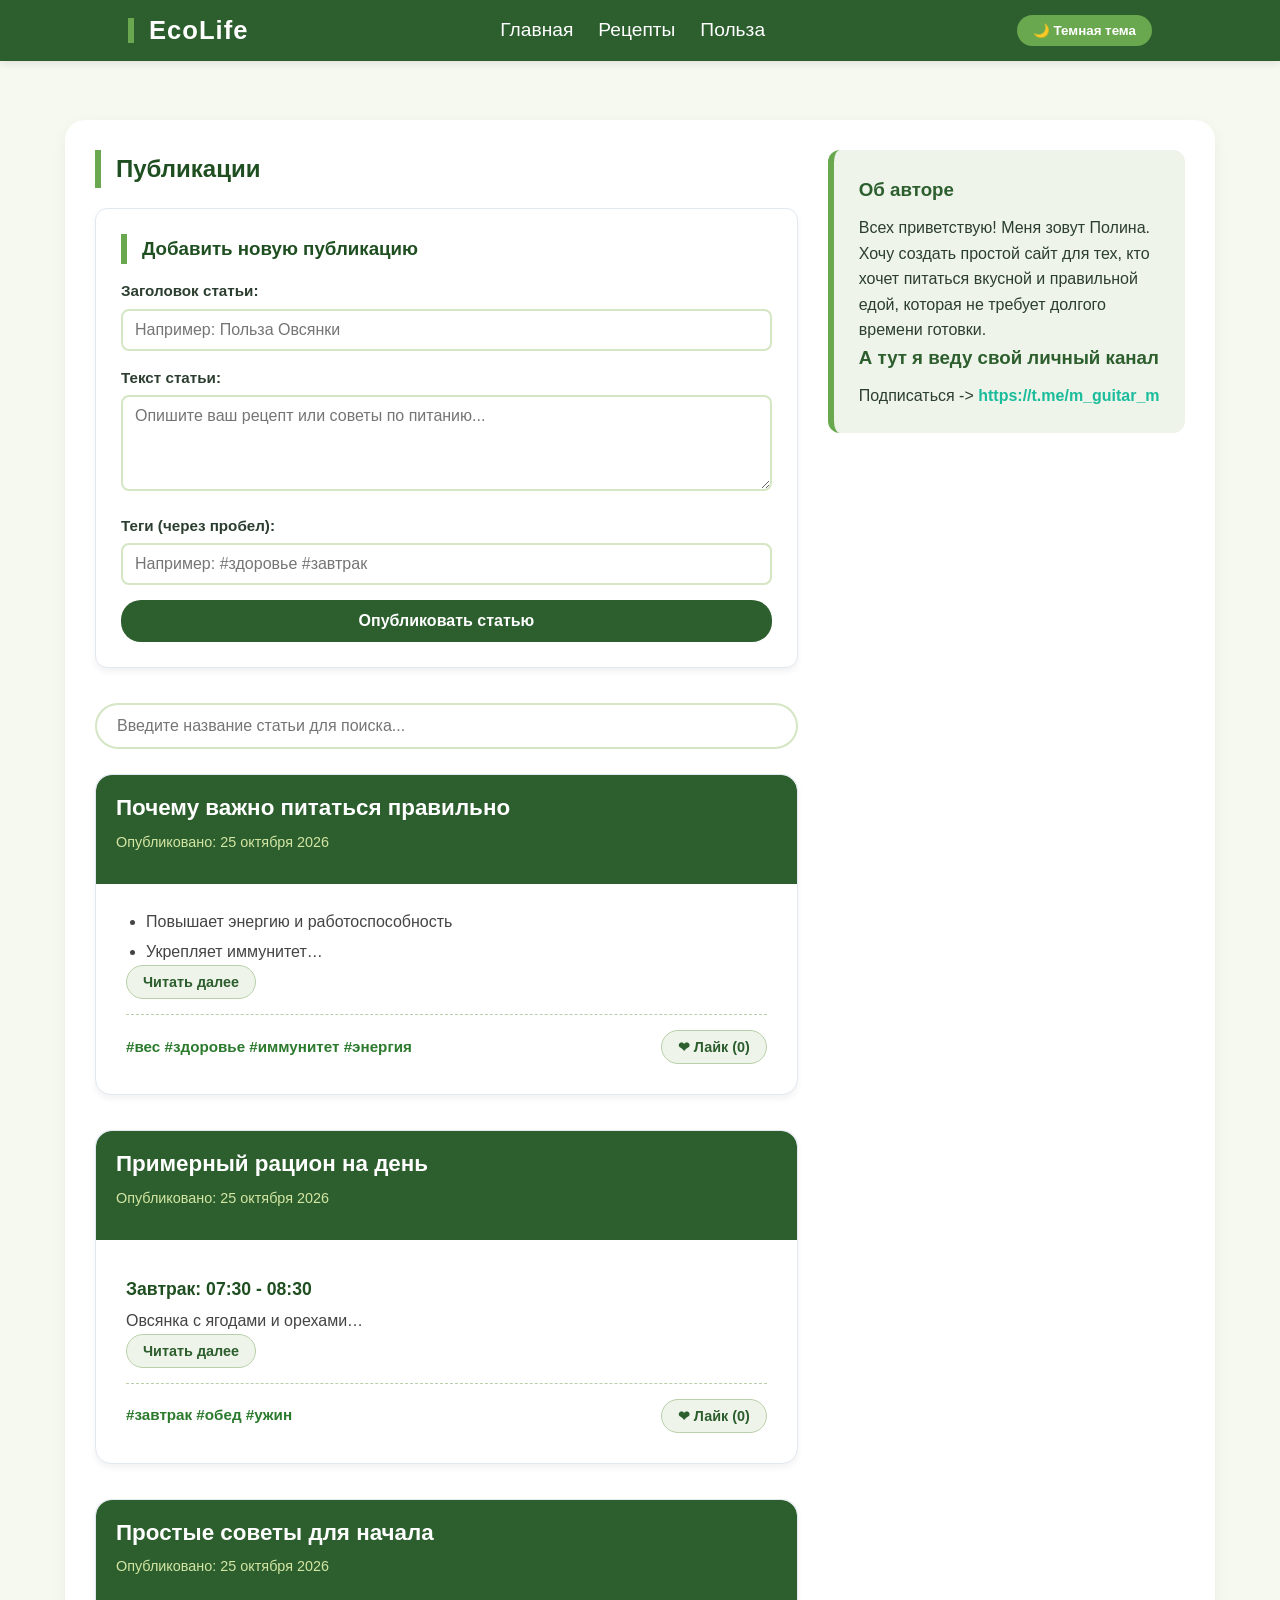
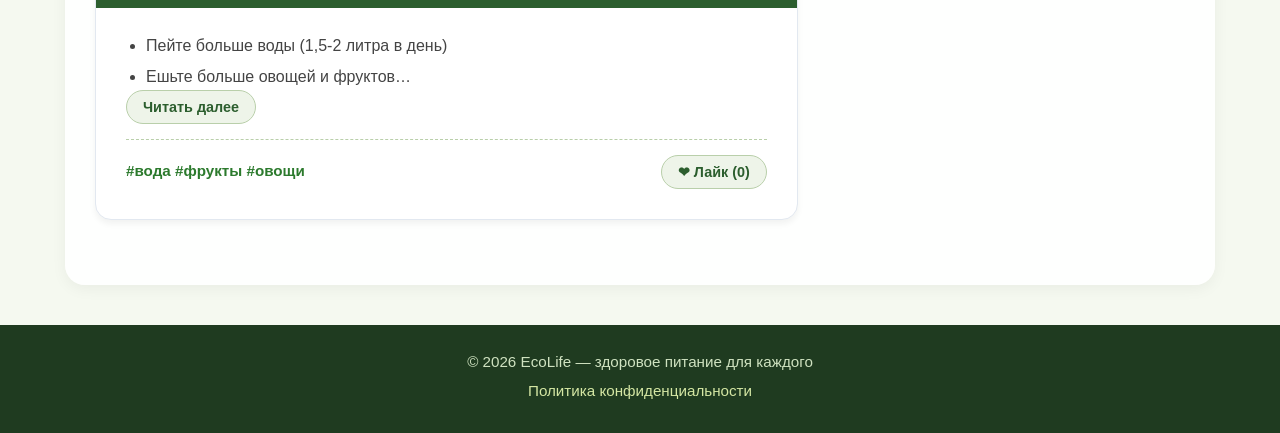
<file: index.html>
<!DOCTYPE html>
<html lang="ru">
<head>
    <meta charset="UTF-8">
    <meta name="viewport" content="width=device-width, initial-scale=1.0">
    <title>EcoLife — Здоровое питание и рецепты</title>
    <!-- Подключаем внешний файл стилей -->
    <link rel="stylesheet" href="style.css">
</head>
<body>

    <!-- УЛУЧШЕННАЯ ШАПКА -->
    <header>
        <h1>EcoLife</h1>
        <nav>
            <ul>
                <li><a href="index.html">Главная</a></li>
                <li><a href="recipes.html">Рецепты</a></li>
                <li><a href="index.html#about">Польза</a></li>
            </ul>
        </nav>
        <button class="theme-btn" id="themeBtn">🌙 Темная тема</button>
    </header>

    <!-- Основное содержимое страницы -->
    <main>

        <!-- Крупный логический раздел: Список статей -->
        <section id="articles">
            <h2>Публикации</h2>
            
            <!-- === ФОРМА ДОБАВЛЕНИЯ НОВОЙ СТАТЬИ (ПР7) === -->
            <form id="addArticleForm" class="article-form">
                <h3>Добавить новую публикацию</h3>
                
                <div class="form-group">
                    <label for="postTitle">Заголовок статьи:</label>
                    <input type="text" id="postTitle" required placeholder="Например: Польза Овсянки">
                </div>
                
                <div class="form-group">
                    <label for="postText">Текст статьи:</label>
                    <textarea id="postText" rows="4" required placeholder="Опишите ваш рецепт или советы по питанию..."></textarea>
                </div>
                
                <div class="form-group">
                    <label for="postTags">Теги (через пробел):</label>
                    <input type="text" id="postTags" placeholder="Например: #здоровье #завтрак">
                </div>
                
                <button type="submit" class="submit-btn">Опубликовать статью</button>
            </form>
            <!-- ============================================ -->

            <!-- Поле живого поиска -->
            <div class="search-container">
                <input type="text" id="searchInput" placeholder="Введите название статьи для поиска..." aria-label="Поиск по статьям">
            </div>
            
            <!-- В этот пустой контейнер JavaScript будет вставлять наши статьи -->
            <div id="postsContainer"></div>
        </section>

        <!-- Боковая панель (Дополнительный контент) -->
        <aside id="about">
            <h3>Об авторе</h3>
            <p>Всех приветствую! Меня зовут Полина. Хочу создать простой сайт для тех, кто хочет питаться вкусной и правильной едой, которая не требует долгого времени готовки.</p>
            
            <h3>А тут я веду свой личный канал</h3>
            <p>
                Подписаться -> 
                <a href="https://t.me/m_guitar_m" target="_blank" class="tg-link">https://t.me/m_guitar_m</a>
            </p>
        </aside>

    </main>

    <!-- Подвал сайта -->
    <footer>
        <p>© 2026 EcoLife — здоровое питание для каждого</p>
        <p><a href="#privacy">Политика конфиденциальности</a></p>
    </footer>

    <script src="script.js"></script>
</body>
</html>
</file>
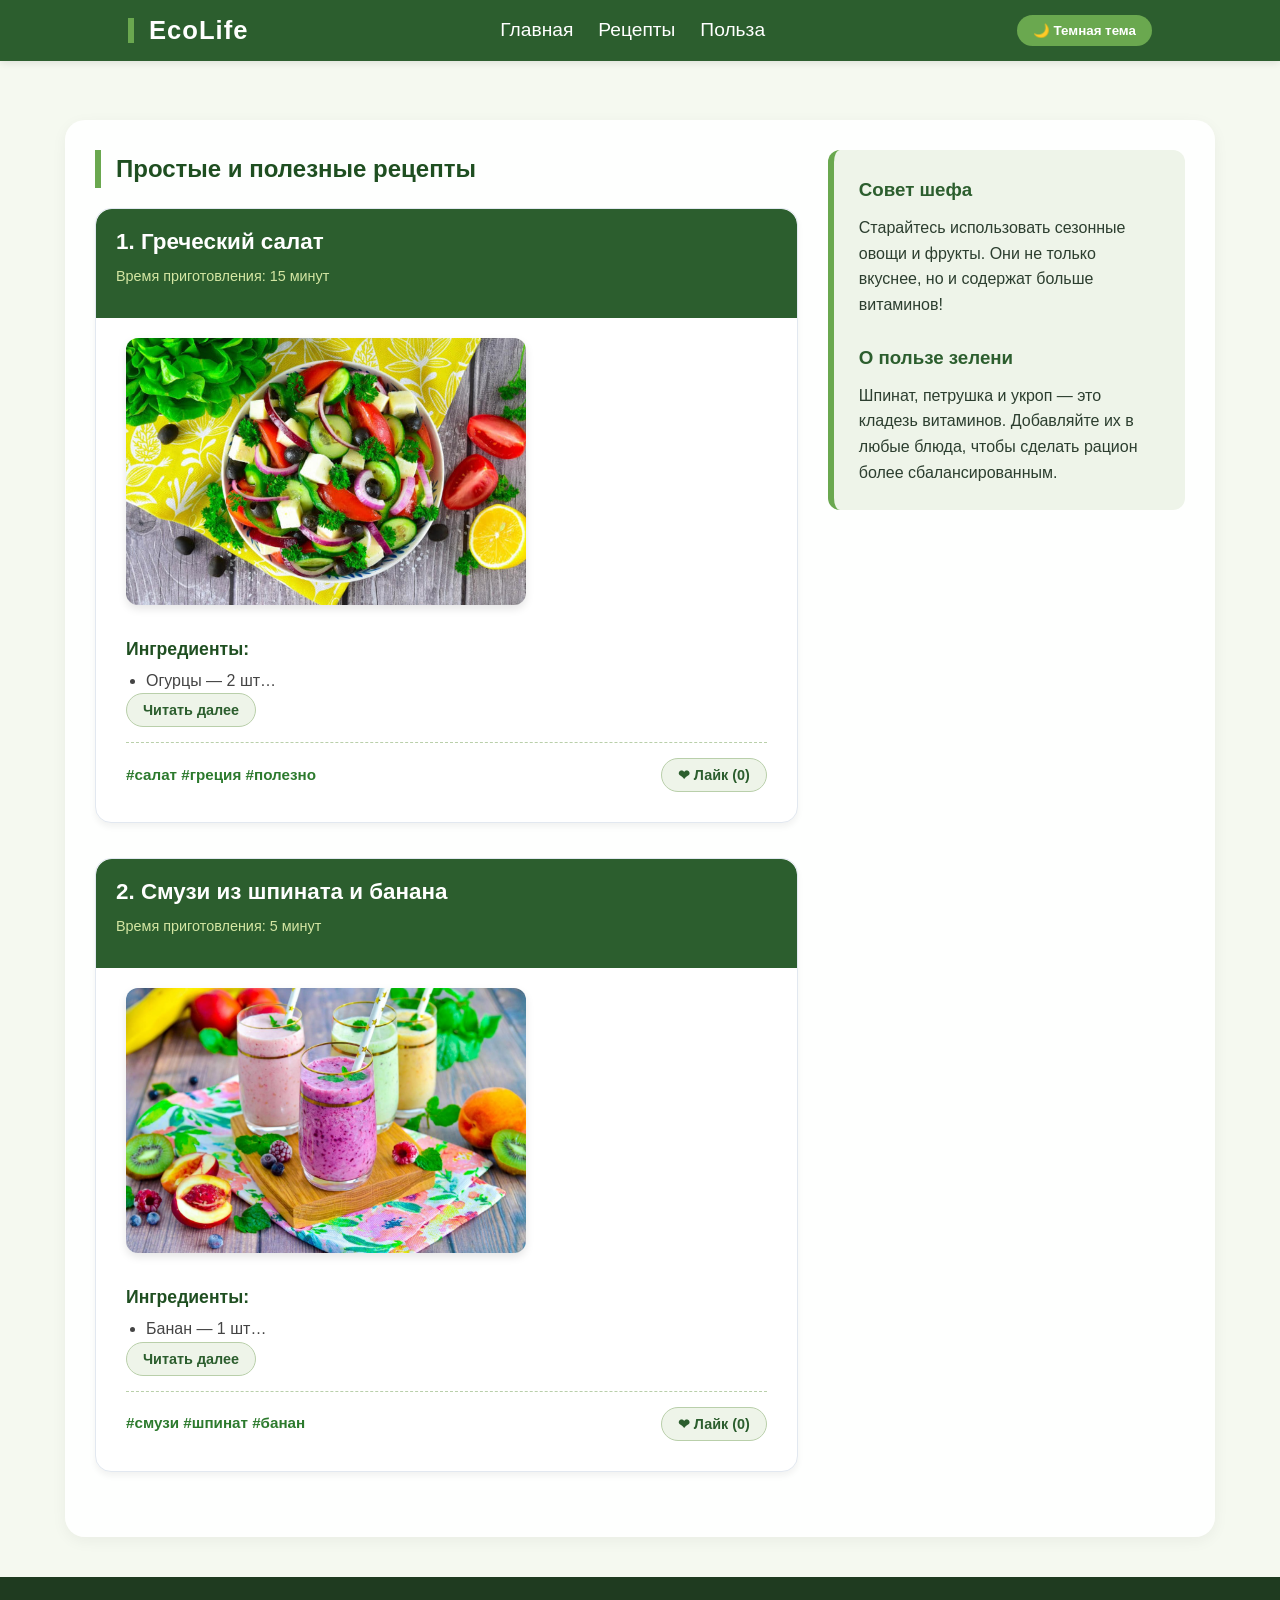
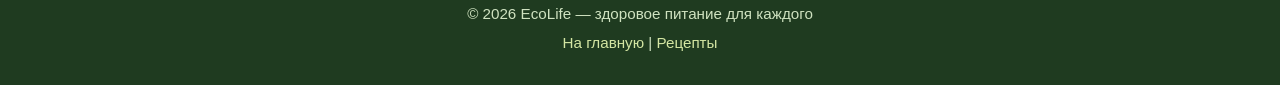
<file: recipes.html>
<!DOCTYPE html>
<html lang="ru">
<head>
    <meta charset="UTF-8">
    <meta name="viewport" content="width=device-width, initial-scale=1.0">
    <title>EcoLife — Полезные рецепты</title>
    <!-- Подключаем ваш основной файл стилей -->
    <link rel="stylesheet" href="style.css">
</head>
<body>

    <!-- Шапка сайта (такая же, как на главной) -->
    <header>
        <h1>EcoLife</h1>
        <nav>
            <ul>
                <li><a href="index.html">Главная</a></li>
                <li><a href="recipes.html">Рецепты</a></li>
                <li><a href="index.html#about">Польза</a></li>
            </ul>
        </nav>
        <!-- Кнопка переключения темы -->
        <button class="theme-btn" id="themeBtn">🌙 Темная тема</button>
    </header>

    <!-- Основное содержимое страницы -->
    <main>

        <!-- Левая колонка: Рецепты -->
        <section id="recipes-section">
            <h2>Простые и полезные рецепты</h2>

            <!-- РЕЦЕПТ 1 -->
            <article>
                <header>
                    <h3>1. Греческий салат</h3>
                    <p>Время приготовления: 15 минут</p>
                </header>
                
                <!-- Картинка из папки img -->
                <img src="img/salad.jpg" alt="Греческий салат" class="recipe-img">
                
                <!-- Текст, который сворачивается -->
                <div class="article-text short">
                    <h4>Ингредиенты:</h4>
                    <ul>
                        <li>Огурцы — 2 шт</li>
                        <li>Помидоры — 2 шт</li>
                        <li>Болгарский перец — 1 шт</li>
                        <li>Фета — 100 г</li>
                        <li>Маслины — 50 г</li>
                        <li>Оливковое масло, соль, орегано</li>
                    </ul>
                    <h4>Приготовление:</h4>
                    <p>Нарежьте овощи крупными кусками, добавьте фету и маслины, заправьте маслом и посыпьте орегано.</p>
                </div>
                
                <!-- Кнопка для сворачивания/разворачивания -->
                <button class="read-more-btn">Читать далее</button>
                
                <footer>
                    <p>#салат #греция #полезно</p>
                    <button class="like-btn">❤ Лайк (<span class="likecount">0</span>)</button>
                </footer>
            </article>

            <!-- РЕЦЕПТ 2 -->
            <article>
                <header>
                    <h3>2. Смузи из шпината и банана</h3>
                    <p>Время приготовления: 5 минут</p>
                </header>
                
                <!-- Картинка из папки img -->
                <img src="img/smoothie.jpg" alt="Зеленый смузи" class="recipe-img">
                
                <div class="article-text short">
                    <h4>Ингредиенты:</h4>
                    <ul>
                        <li>Банан — 1 шт</li>
                        <li>Шпинат свежий — горсть</li>
                        <li>Йогурт натуральный — 150 мл</li>
                        <li>Мёд — 1 ч. ложка</li>
                    </ul>
                    <h4>Приготовление:</h4>
                    <p>Смешайте все ингредиенты в блендере до однородности. Отличный перекус!</p>
                </div>
                
                <button class="read-more-btn">Читать далее</button>
                
                <footer>
                    <p>#смузи #шпинат #банан</p>
                    <button class="like-btn">❤ Лайк (<span class="likecount">0</span>)</button>
                </footer>
            </article>

        </section>

        <!-- Правая колонка (Сайдбар) -->
        <aside id="about">
            <h3>Совет шефа</h3>
            <p>Старайтесь использовать сезонные овощи и фрукты. Они не только вкуснее, но и содержат больше витаминов!</p>
            <br>
            <h3>О пользе зелени</h3>
            <p>Шпинат, петрушка и укроп — это кладезь витаминов. Добавляйте их в любые блюда, чтобы сделать рацион более сбалансированным.</p>
        </aside>

    </main>

    <!-- Подвал сайта -->
    <footer>
        <p>© 2026 EcoLife — здоровое питание для каждого</p>
        <p><a href="index.html">На главную</a> | <a href="recipes.html">Рецепты</a></p>
    </footer>

    <!-- Подключаем скрипт для работы кнопок -->
    <script src="script.js"></script>
</body>
</html>
</file>
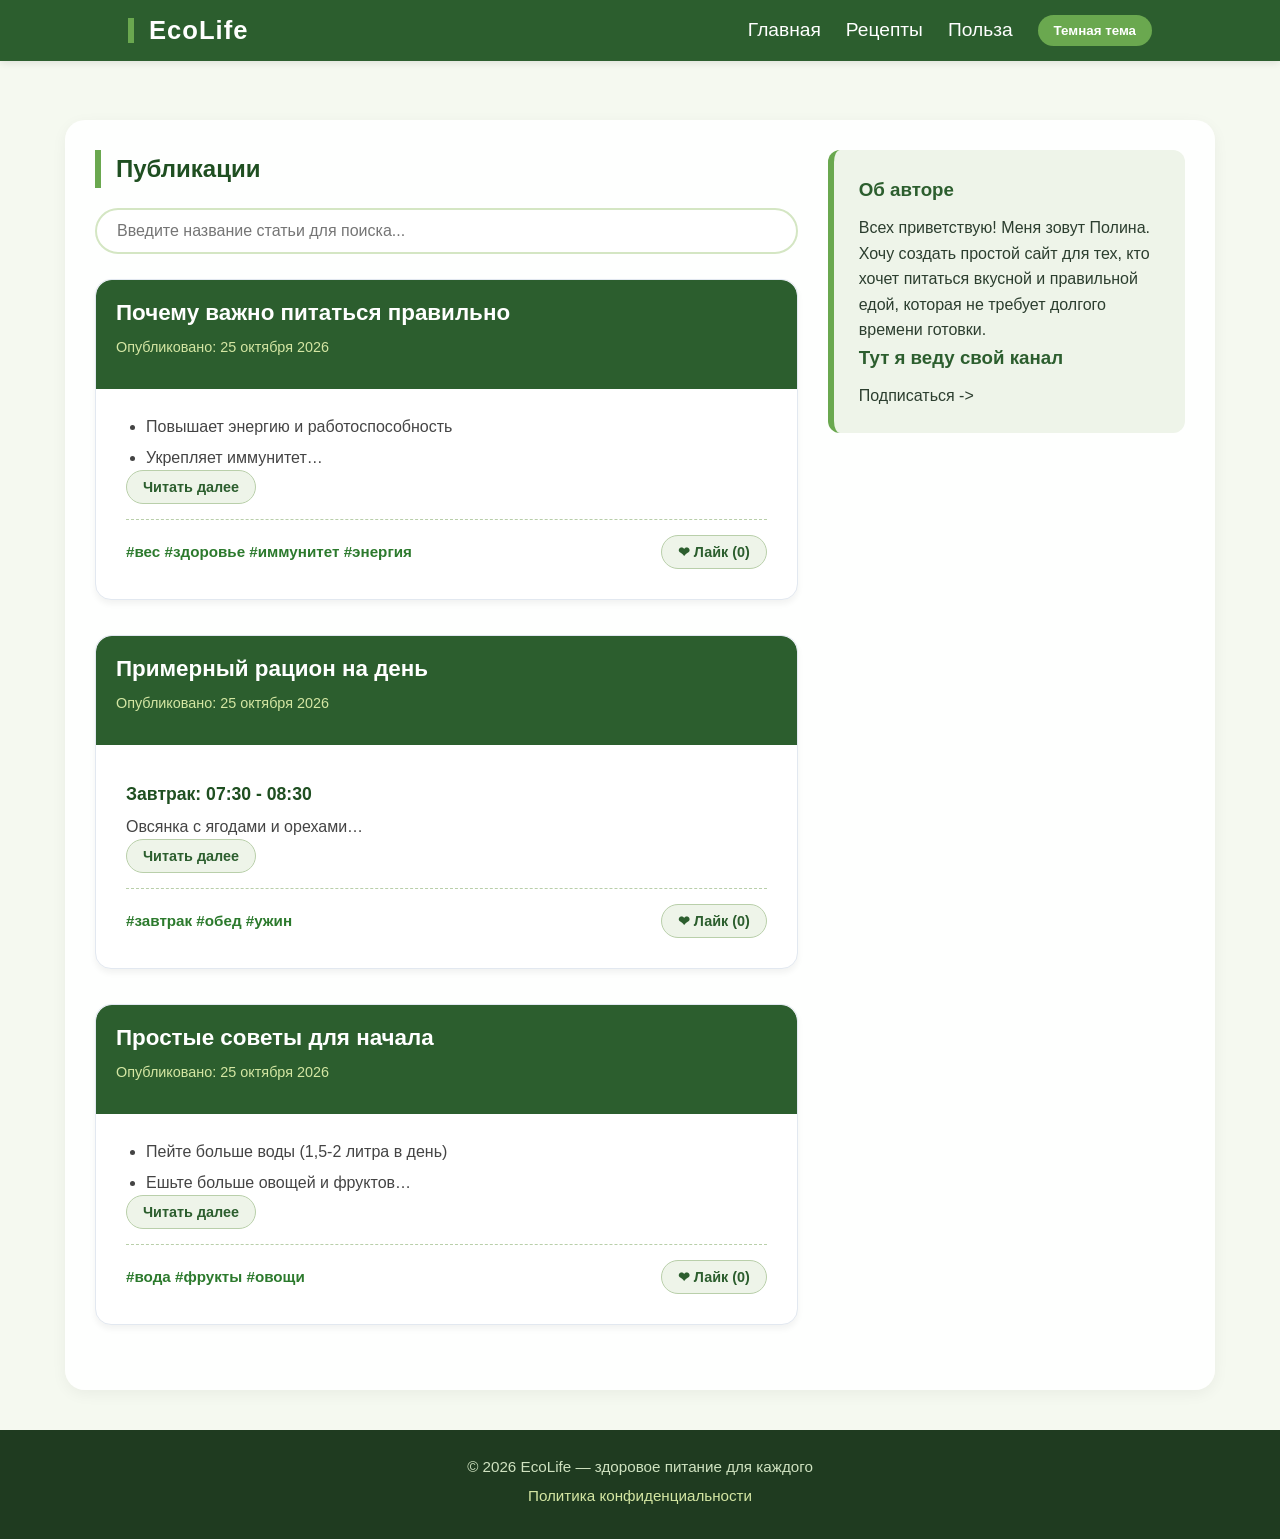
<file: Site.html>
<!DOCTYPE html>
<html lang="ru">
<head>
    <meta charset="UTF-8">
    <meta name="viewport" content="width=device-width, initial-scale=1.0">
    <title>Здоровое питание - Рецепты
    </title>
        <!-- Подключаем внешний файл стилей -->
    <link rel="stylesheet" href="style.css">
</head>
<body>

    <!-- Шапка сайта (Заголовок и навигация) -->
    <header>
        <h1>EcoLife</h1>
        <nav>
            <ul>
                <li><a href="#home">Главная</a></li>
                <li><a href="#articles">Рецепты</a></li>
                <li><a href="#about">Польза</a></li>
                <li><button class="theme-btn" id="themeBtn">Темная тема</button></li>
            </ul>
        </nav>
    </header>

    <!-- Основное содержимое страницы (только одно на странице) -->
    <main>

        <!-- Крупный логический раздел: Список статей -->
        <section id="articles">
            <h2>Публикации</h2>
            <!-- Поле живого поиска -->
            <div class="search-container">
                <input type="text" id="searchInput" placeholder="Введите название статьи для поиска...">
            </div>
            <!-- В этот пустой контейнер JavaScript будет вставлять наши статьи -->
            <div id="postsContainer"></div>
        </section>

        

        <!-- Боковая панель (Дополнительный контент, косвенно связанный с основным) -->
        <aside id="about">
            <h3>Об авторе</h3>
            <p>Всех приветствую! Меня зовут Полина. Хочу создать простой сайт для тех, кто хочет питаться вкусной и правильной едой, которая не требует долгого времени готовки.</p>
            <h3>Тут я веду свой канал</h3>
            <p>Подписаться -> </p>
        </aside>

    </main>

    <!-- Подвал сайта (Юридическая информация, копирайт) -->
    <footer>
        <p>© 2026 EcoLife — здоровое питание для каждого</p>
        <p><a href="#privacy">Политика конфиденциальности</a></p>
    </footer>
<script src="script.js"></script>
</body>
</html>
</file>
<file: style.css>
/* =======================================================================
   1. ГЛОБАЛЬНЫЙ СБРОС И БАЗОВЫЕ НАСТРОЙКИ
   =======================================================================*/
* {
    margin: 0;
    padding: 0;
    box-sizing: border-box;
}

body {
    background-color: #f5f9f0;      /* светлый травяной фон */
    font-family: 'Segoe UI', Tahoma, Geneva, Verdana, sans-serif;
    color: #2c3e2f;                 /* темно-зеленый текст */
    line-height: 1.6;
    padding-top: 100px;             /* Отступ, чтобы контент не уходил под фиксированную шапку */
    transition: background-color 0.3s, color 0.3s;
}

/* =======================================================================
   2. ГЛАВНАЯ ШАПКА САЙТА
   =======================================================================*/
body > header {
    background-color: #2c5e2e;      /* насыщенный зеленый */
    color: white;
    display: flex;
    justify-content: space-between;
    align-items: center;
    padding: 15px 10%;
    position: fixed;
    top: 0;
    left: 0;
    width: 100%;
    z-index: 100;
    box-shadow: 0 2px 8px rgba(0,0,0,0.1);
    transition: background-color 0.3s;
}

body > header h1 {
    font-size: 1.6rem;
    font-weight: bold;
    letter-spacing: 1px;
    color: #ffffff;
    margin: 0; /* Убираем лишние отступы */
    line-height: 1; 
}

/* Навигация */
nav ul {
    list-style: none;
    display: flex;
    gap: 25px;
    align-items: center;
}

nav a {
    color: white;
    text-decoration: none;
    font-weight: 500;
    transition: 0.3s;
    font-size: 1.2rem;
}

nav a:hover {
    color: #d4e6a3; /* светло-салатовый при наведении */
    text-decoration: underline;
}

/* =======================================================================
   3. ОСНОВНОЙ КОНТЕНТ (MAIN И СЕТКА)
   =======================================================================*/
main {
    max-width: 1150px;
    margin: 20px auto 40px auto;
    padding: 30px;
    background-color: rgba(255, 255, 255, 0.95);
    border-radius: 20px;
    box-shadow: 0 4px 15px rgba(0,0,0,0.05);
    display: flex;
    gap: 30px;
    align-items: flex-start;
    transition: background-color 0.3s;
}

main section {
    flex: 7; /* Левая колонка со статьями */
}

main aside {
    flex: 3; /* Правая колонка (сайдбар) */
    background-color: #eef4e9; 
    padding: 25px;
    border-radius: 12px;
    border-left: 6px solid #6aa84f; /* Акцентная полоса */
}

h1, h2 {
    color: #1f4f21;
    margin-bottom: 20px;
    border-left: 6px solid #6aa84f;
    padding-left: 15px;
}

aside h3 {
    color: #2c5e2e;
    margin-bottom: 10px;
}

/* =======================================================================
   4. КАРТОЧКИ СТАТЕЙ И РЕЦЕПТОВ
   =======================================================================*/
article {
    background-color: #ffffff;
    padding: 30px;
    margin-bottom: 35px;
    border-radius: 16px; 
    border: 1px solid #e2e8f0;
    box-shadow: 0 4px 6px rgba(0, 0, 0, 0.05);
    overflow: hidden;
    transition: background-color 0.3s, border-color 0.3s;
}

/* Плашка-заголовок ВНУТРИ карточки (не наследует position: fixed) */
article header {
    background-color: #2c5e2e; 
    color: white;
    padding: 15px 20px;
    margin: -30px -30px 20px -30px; /* Растягиваем на всю ширину */
    border-radius: 16px 16px 0 0; 
}

article header h3 {
    font-size: 1.4rem;
    color: #ffffff;
    margin-bottom: 5px;
}

article header p {
    font-size: 0.9rem;
    color: #d4e6a3; 
}

article p {
    color: #444444;
    margin-bottom: 15px;
}

/* Внутренний текст статей */
.article-text h4 {
    color: #1f4f21;
    margin: 15px 0 5px 0;
    font-size: 1.1rem;
}

.article-text ul {
    margin-left: 20px;
    margin-bottom: 15px;
}

.article-text li {
    margin: 5px 0;
    color: #444444;
}

/* Обрезка текста (сворачивание) */
.article-text.short {
    display: -webkit-box;
    -webkit-line-clamp: 2; /* Показывает 2 строки */
    line-clamp: 2;
    -webkit-box-orient: vertical;
    overflow: hidden;
}

/* =======================================================================
   5. СТИЛИ ДЛЯ КАРТИНОК РЕЦЕПТОВ
   =======================================================================*/
.recipe-img {
    width: 100%;              
    max-width: 400px;         
    height: auto;             
    object-fit: cover;
    border-radius: 12px;      
    margin: 15px 0;
    box-shadow: 0 4px 8px rgba(0,0,0,0.1);
    display: block;           
}

/* =======================================================================
   6. КНОПКИ
   =======================================================================*/
.read-more-btn, .like-btn {
    background-color: #eef4e9;
    color: #2c5e2e;
    border: 1px solid #b9cfaa;
    padding: 8px 16px;
    border-radius: 20px;
    cursor: pointer;
    font-weight: 600;
    font-family: inherit;
    font-size: 0.9rem;
    transition: all 0.3s ease;
    margin-bottom: 15px;
}

.read-more-btn:hover, .like-btn:hover {
    background-color: #2c5e2e;
    color: white;
}

.theme-btn {
    background-color: #6aa84f;
    color: white;
    border: none;
    padding: 8px 16px;
    border-radius: 20px;
    cursor: pointer;
    font-weight: bold;
    font-family: inherit;
    transition: background 0.3s ease;
}

.theme-btn:hover {
    background-color: #d4e6a3;
    color: #1f4f21;
}

/* =======================================================================
   7. ПОДВАЛ СТАТЬИ (ТЕГИ И ЛАЙКИ)
   =======================================================================*/
article footer {
    border-top: 1px dashed #b9cfaa;
    padding-top: 15px;
    font-size: 0.95rem;
    color: #2c7a2d; 
    font-weight: bold;
    display: flex;
    justify-content: space-between;
    align-items: center;
}

article footer p { margin-bottom: 0; color: #2c7a2d; }
article footer .like-btn { margin-bottom: 0; }

/* =======================================================================
   8. ПОИСК
   =======================================================================*/
.search-container { margin-bottom: 25px; }

#searchInput {
    width: 100%;
    padding: 12px 20px;
    font-size: 1rem;
    border: 2px solid #d4e6c3;
    border-radius: 30px;
    outline: none;
    background-color: #ffffff;
    transition: border-color 0.3s, background-color 0.3s;
}

#searchInput:focus {
    border-color: #6aa84f;
}

/* =======================================================================
   9. ГЛАВНЫЙ ПОДВАЛ САЙТА (FOOTER)
   =======================================================================*/
body > footer {
    background-color: #1f3b20;
    color: #cfe2c0;
    text-align: center;
    padding: 25px;
    font-size: 0.95rem;
}

body > footer p { margin-bottom: 5px; }

body > footer a {
    color: #d4e6a3;
    text-decoration: none;
}

body > footer a:hover {
    color: white;
    text-decoration: underline;
}

/* =======================================================================
   10. АДАПТИВНОСТЬ (МОБИЛЬНЫЕ УСТРОЙСТВА)
   =======================================================================*/
@media (max-width: 768px) {
    body > header {
        flex-direction: column;
        text-align: center;
        padding: 15px;
        gap: 15px;
    }
    body { padding-top: 170px; } /* Больше отступ, т.к. шапка стала выше */

    nav ul {
        justify-content: center;
        gap: 15px;
        flex-wrap: wrap; 
    }

    main {
        flex-direction: column; 
        margin: 10px auto;
        padding: 20px;
    }

    main section, main aside {
        width: 100%;
    }

    article { padding: 20px; }
    article header {
        margin: -20px -20px 20px -20px; 
        padding: 15px;
    }
}

/* =======================================================================
   11. ТЕМНАЯ ТЕМА
   =======================================================================*/
body.dark-theme {
    background-color: #121a14; 
    color: #cbd5e1; 
}

body.dark-theme body > header {
    background-color: #1a2e1d; 
    box-shadow: 0 2px 8px rgba(0,0,0,0.4);
}

body.dark-theme main {
    background-color: #1a241c; 
    box-shadow: 0 4px 15px rgba(0,0,0,0.3);
}

body.dark-theme aside {
    background-color: #141c15;
    border-left-color: #6aa84f;
}

body.dark-theme h1, 
body.dark-theme h2, 
body.dark-theme aside h3 {
    color: #d4e6a3; 
    border-left-color: #6aa84f;
}

body.dark-theme article {
    background-color: #243026; 
    border-color: #344e38;
    box-shadow: 0 4px 6px rgba(0, 0, 0, 0.2);
}

body.dark-theme article header {
    background-color: #1a2e1d; 
}

body.dark-theme article header h3 {
    color: #ffffff;
}

body.dark-theme article header p {
    color: #8cae8e; 
}

body.dark-theme article p {
    color: #cbd5e1; 
}

body.dark-theme .article-text h4 {
    color: #d4e6a3;
}

body.dark-theme .article-text li {
    color: #cbd5e1;
}

body.dark-theme article footer {
    border-top-color: #344e38;
}

body.dark-theme article footer p {
    color: #6aa84f; 
}

body.dark-theme .read-more-btn, 
body.dark-theme .like-btn {
    background-color: #243026;
    color: #d4e6a3;
    border-color: #344e38;
}

body.dark-theme .read-more-btn:hover, 
body.dark-theme .like-btn:hover {
    background-color: #6aa84f;
    color: #121a14;
}

body.dark-theme #searchInput {
    background-color: #243026;
    color: white;
    border-color: #344e38;
}

body.dark-theme #searchInput:focus {
    border-color: #6aa84f;
}

body.dark-theme body > footer {
    background-color: #0c130d;
}

/* Стиль для ссылки на Telegram */
.tg-link {
    color: #1abc9c; /* Ваш фирменный зеленый/бирюзовый цвет */
    text-decoration: none; /* Убираем подчеркивание */
    font-weight: bold;
    transition: color 0.3s ease;
}

.tg-link:hover {
    color: #16a085; 
    text-decoration: underline; /* Подчеркиваем только при наведении */
}

/* Для темной темы */
body.dark-theme .tg-link {
    color: #6aa84f; 
}
body.dark-theme .tg-link:hover {
    color: #d4e6a3;
}
/* =======================================================================
   12. СТИЛИ ДЛЯ ФОРМЫ ДОБАВЛЕНИЯ СТАТЕЙ (ПР7)
   =======================================================================*/
.article-form {
    background-color: #ffffff;
    padding: 25px;
    border-radius: 12px;
    border: 1px solid #e2e8f0;
    margin-bottom: 35px;
    box-shadow: 0 4px 6px rgba(0, 0, 0, 0.05);
    transition: background-color 0.3s, border-color 0.3s;
}

.article-form h3 {
    color: #1f4f21;
    margin-bottom: 15px;
    border-left: 6px solid #6aa84f;
    padding-left: 15px;
}

.form-group {
    margin-bottom: 15px;
}

.form-group label {
    display: block;
    font-weight: 600;
    margin-bottom: 5px;
    font-size: 0.95rem;
    color: #2c3e2f;
}

.form-group input,
.form-group textarea {
    width: 100%;
    padding: 10px 12px;
    border: 2px solid #d4e6c3;
    border-radius: 8px;
    font-family: inherit;
    font-size: 1rem;
    outline: none;
    transition: border-color 0.3s;
}

.form-group input:focus,
.form-group textarea:focus {
    border-color: #6aa84f;
}

.submit-btn {
    background-color: #2c5e2e;
    color: white;
    border: none;
    padding: 12px 20px;
    border-radius: 20px;
    font-weight: bold;
    cursor: pointer;
    font-size: 1rem;
    width: 100%;
    transition: background 0.2s;
}

.submit-btn:hover {
    background-color: #1f4f21;
}

/* Адаптация формы для темной темы */
body.dark-theme .article-form {
    background-color: #243026;
    border-color: #344e38;
}

body.dark-theme .article-form h3 {
    color: #d4e6a3;
}

body.dark-theme .form-group label {
    color: #cbd5e1;
}

body.dark-theme .form-group input,
body.dark-theme .form-group textarea {
    background-color: #1a241c;
    color: white;
    border-color: #344e38;
}

body.dark-theme .form-group input:focus,
body.dark-theme .form-group textarea:focus {
    border-color: #6aa84f;
}

body.dark-theme .submit-btn {
    background-color: #6aa84f;
    color: #121a14;
}

body.dark-theme .submit-btn:hover {
    background-color: #d4e6a3;
}
</file>
